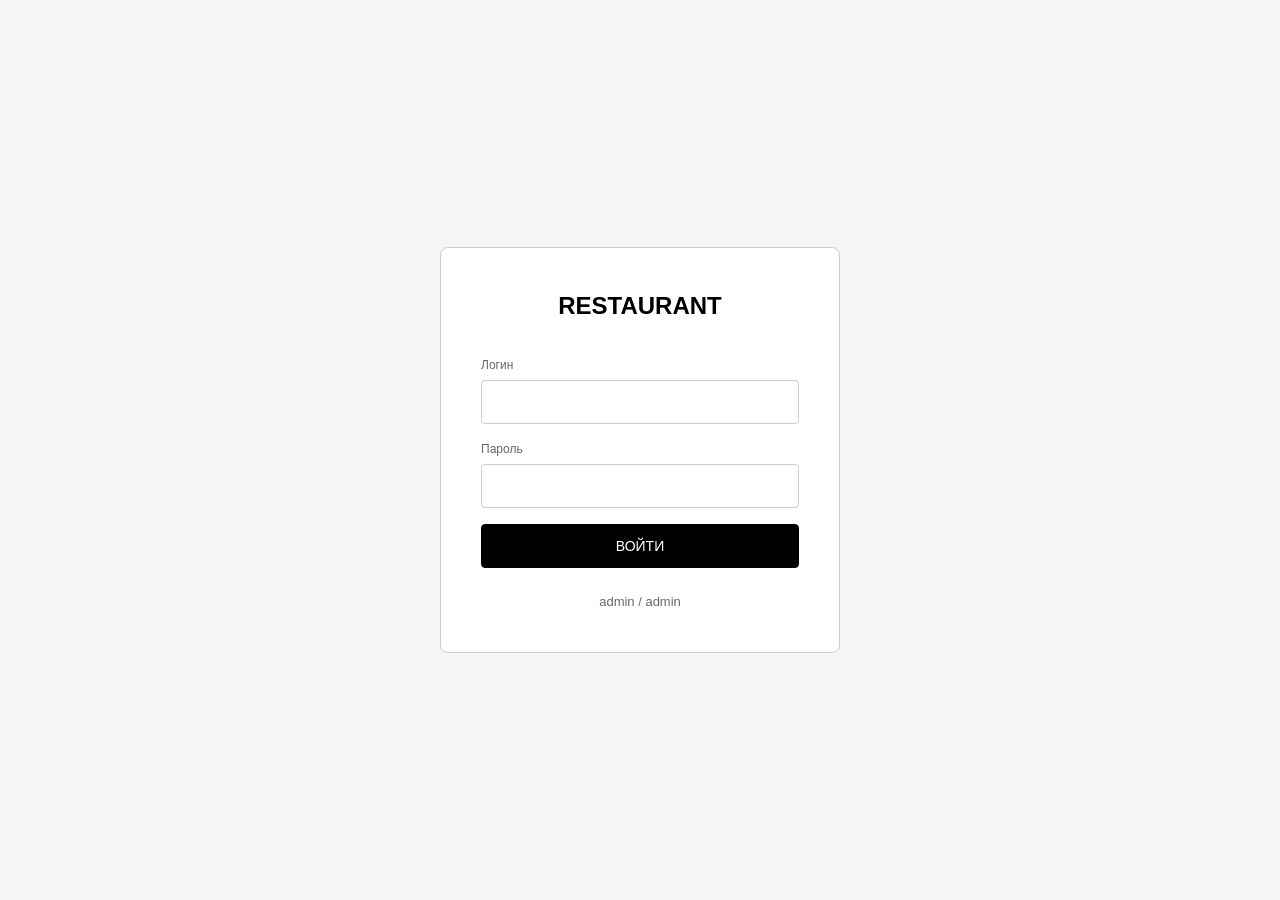
<file: src/frontend/index.html>
<!DOCTYPE html>
<html lang="ru">
<head>
    <meta charset="UTF-8">
    <title>RESTAURANT</title>
    <link rel="stylesheet" href="./css/style.css">
</head>
<body>
    <div id="app"></div>
    <div id="toast"></div>
    <script type="module" src="./app.js"></script>
</body>
</html>
</file>
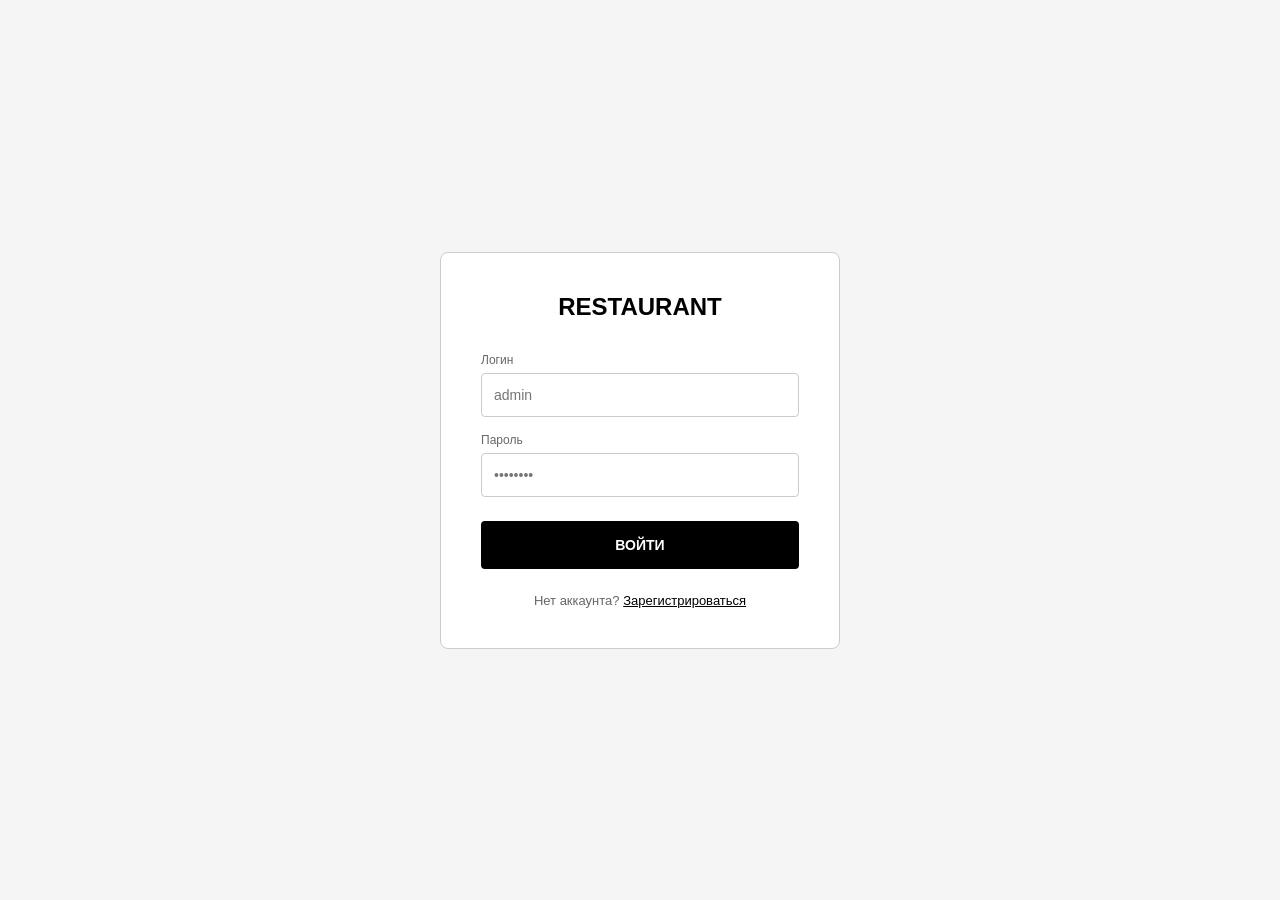
<file: src/frontend/wireframes/login-page.html>
<!DOCTYPE html>
<html lang="ru">
<head>
<meta charset="UTF-8">
<title>Вход — RESTAURANT</title>
<style>
  * { box-sizing: border-box; margin: 0; padding: 0; }
  body {
    font-family: -apple-system, "Segoe UI", Roboto, Arial, sans-serif;
    background: #f5f5f5; color: #000;
    min-height: 100vh;
    display: flex; align-items: center; justify-content: center;
  }
  .card {
    width: 400px; background: #fff;
    border: 1px solid #ccc; border-radius: 8px;
    padding: 40px; display: flex; flex-direction: column; gap: 16px;
  }
  .title { font-size: 24px; font-weight: 700; text-align: center; margin-bottom: 16px; }
  .label { font-size: 12px; color: #666; margin-bottom: 6px; display: block; }
  .input {
    width: 100%; height: 44px; padding: 0 12px;
    border: 1px solid #ccc; border-radius: 4px;
    font-size: 14px; font-family: inherit; background: #fff;
  }
  .btn {
    height: 48px; border: none; border-radius: 4px;
    background: #000; color: #fff; font-size: 14px;
    font-weight: 600; cursor: pointer; font-family: inherit;
    margin-top: 8px;
  }
  .foot { text-align: center; font-size: 13px; color: #666; margin-top: 8px; }
  .foot a { color: #000; }
</style>
</head>
<body>
  <form class="card">
    <div class="title">RESTAURANT</div>
    <div>
      <label class="label">Логин</label>
      <input class="input" type="text" placeholder="admin">
    </div>
    <div>
      <label class="label">Пароль</label>
      <input class="input" type="password" placeholder="••••••••">
    </div>
    <button class="btn" type="submit">ВОЙТИ</button>
    <div class="foot">Нет аккаунта? <a href="#">Зарегистрироваться</a></div>
  </form>
</body>
</html>
</file>
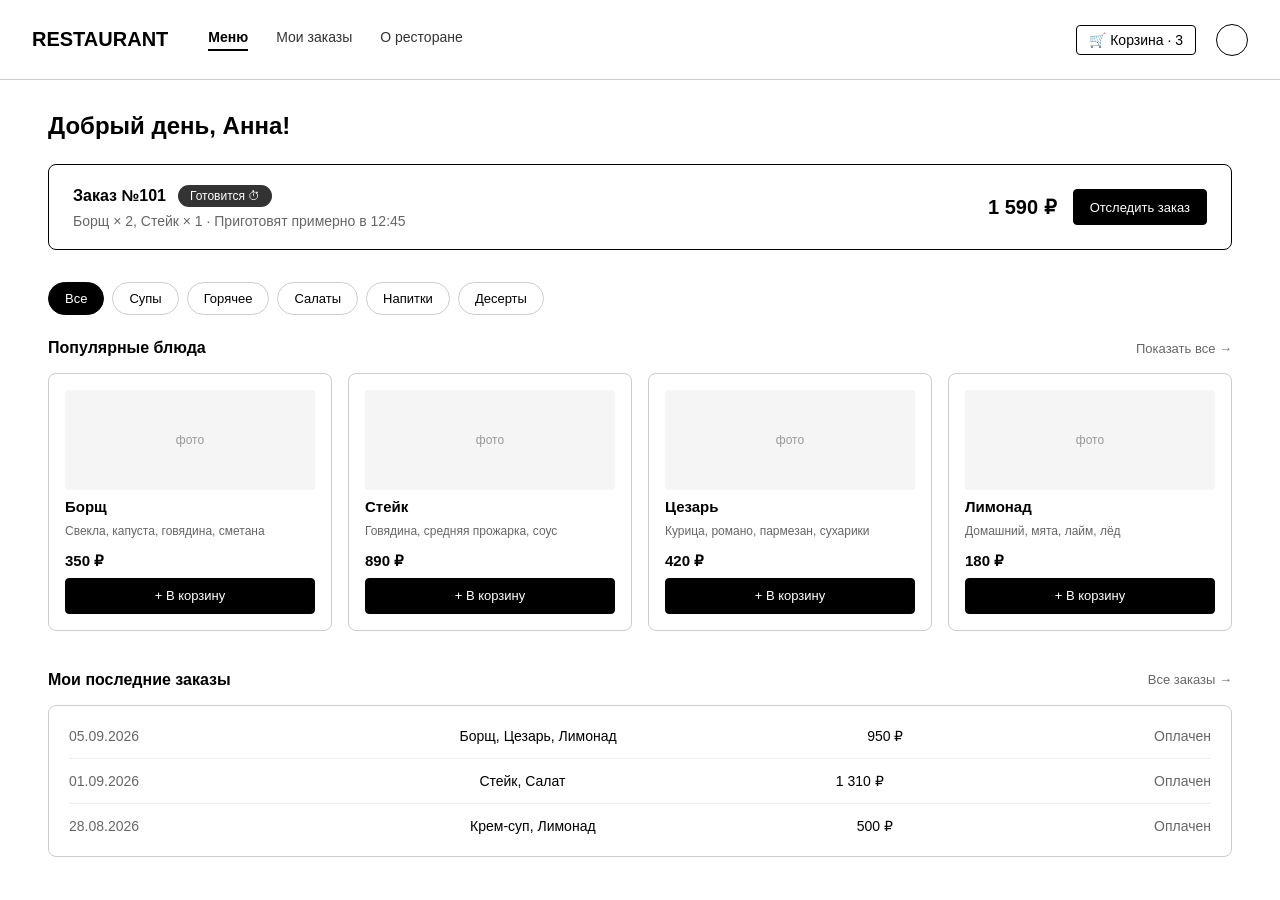
<file: src/frontend/wireframes/main-page-client.html>
<!DOCTYPE html>
<html lang="ru">
<head>
<meta charset="UTF-8">
<title>Главная — Клиент</title>
<style>
  * { box-sizing: border-box; margin: 0; padding: 0; }
  body { font-family: -apple-system, "Segoe UI", Roboto, Arial, sans-serif; color: #000; }

  .header { height: 80px; border-bottom: 1px solid #ccc; display: flex; align-items: center; padding: 0 32px; gap: 40px; }
  .logo { font-size: 20px; font-weight: 700; }
  .nav { display: flex; gap: 28px; font-size: 14px; color: #333; }
  .nav .active { font-weight: 600; color: #000; border-bottom: 2px solid #000; padding-bottom: 4px; }
  .header-right { margin-left: auto; display: flex; gap: 20px; align-items: center; }
  .cart { display: flex; align-items: center; gap: 6px; font-size: 14px; border: 1px solid #000; padding: 6px 12px; border-radius: 4px; }
  .avatar { width: 32px; height: 32px; border: 1px solid #000; border-radius: 50%; }

  .content { padding: 32px 48px; }
  .greeting { font-size: 24px; font-weight: 700; margin-bottom: 24px; }

  .active-order { border: 1px solid #000; border-radius: 8px; padding: 20px 24px; margin-bottom: 32px; display: flex; justify-content: space-between; align-items: center; }
  .active-order-title { font-size: 16px; font-weight: 700; display: flex; align-items: center; gap: 12px; margin-bottom: 6px; }
  .active-order-items { font-size: 14px; color: #666; }
  .active-order-total { font-size: 20px; font-weight: 700; margin-right: 16px; }

  .badge-dark { background: #333; color: #fff; font-size: 12px; font-weight: 500; padding: 4px 12px; border-radius: 12px; }

  .categories { display: flex; gap: 8px; margin-bottom: 24px; }
  .tab { padding: 8px 16px; border: 1px solid #ccc; border-radius: 20px; font-size: 13px; cursor: pointer; background: #fff; }
  .tab.active { background: #000; color: #fff; border-color: #000; }

  .section-title { font-size: 16px; font-weight: 700; margin-bottom: 16px; display: flex; justify-content: space-between; align-items: center; }
  .section-title a { font-size: 13px; color: #666; text-decoration: none; font-weight: 400; }

  .dish-grid { display: grid; grid-template-columns: repeat(4, 1fr); gap: 16px; margin-bottom: 40px; }
  .dish-card { border: 1px solid #ccc; border-radius: 8px; padding: 16px; display: flex; flex-direction: column; gap: 8px; }
  .dish-image { height: 100px; background: #f5f5f5; border-radius: 4px; display: flex; align-items: center; justify-content: center; color: #999; font-size: 12px; }
  .dish-name { font-size: 15px; font-weight: 600; }
  .dish-desc { font-size: 12px; color: #666; line-height: 1.4; }
  .dish-price { font-size: 15px; font-weight: 700; margin-top: 4px; }

  .btn { height: 36px; padding: 0 16px; border: 1px solid #000; background: #fff; font-size: 13px; cursor: pointer; border-radius: 4px; font-family: inherit; }
  .btn-primary { background: #000; color: #fff; }
  .btn-block { width: 100%; }

  .history-row { display: flex; justify-content: space-between; padding: 14px 0; border-bottom: 1px solid #eee; font-size: 14px; }
  .history-row:last-child { border-bottom: none; }
  .history-row .date { color: #666; min-width: 140px; }
  .history-row .status { color: #666; }
  .history-wrap { border: 1px solid #ccc; border-radius: 8px; padding: 8px 20px; }
</style>
</head>
<body>

  <div class="header">
    <div class="logo">RESTAURANT</div>
    <div class="nav">
      <span class="active">Меню</span>
      <span>Мои заказы</span>
      <span>О ресторане</span>
    </div>
    <div class="header-right">
      <div class="cart">🛒 Корзина · 3</div>
      <div class="avatar"></div>
    </div>
  </div>

  <div class="content">

    <div class="greeting">Добрый день, Анна!</div>

    <div class="active-order">
      <div>
        <div class="active-order-title">Заказ №101 <span class="badge-dark">Готовится ⏱</span></div>
        <div class="active-order-items">Борщ × 2, Стейк × 1 · Приготовят примерно в 12:45</div>
      </div>
      <div style="display:flex; align-items:center;">
        <div class="active-order-total">1 590 ₽</div>
        <button class="btn btn-primary">Отследить заказ</button>
      </div>
    </div>

    <div class="categories">
      <div class="tab active">Все</div>
      <div class="tab">Супы</div>
      <div class="tab">Горячее</div>
      <div class="tab">Салаты</div>
      <div class="tab">Напитки</div>
      <div class="tab">Десерты</div>
    </div>

    <div class="section-title"><span>Популярные блюда</span><a href="#">Показать все →</a></div>

    <div class="dish-grid">
      <div class="dish-card">
        <div class="dish-image">фото</div>
        <div class="dish-name">Борщ</div>
        <div class="dish-desc">Свекла, капуста, говядина, сметана</div>
        <div class="dish-price">350 ₽</div>
        <button class="btn btn-primary btn-block">+ В корзину</button>
      </div>
      <div class="dish-card">
        <div class="dish-image">фото</div>
        <div class="dish-name">Стейк</div>
        <div class="dish-desc">Говядина, средняя прожарка, соус</div>
        <div class="dish-price">890 ₽</div>
        <button class="btn btn-primary btn-block">+ В корзину</button>
      </div>
      <div class="dish-card">
        <div class="dish-image">фото</div>
        <div class="dish-name">Цезарь</div>
        <div class="dish-desc">Курица, романо, пармезан, сухарики</div>
        <div class="dish-price">420 ₽</div>
        <button class="btn btn-primary btn-block">+ В корзину</button>
      </div>
      <div class="dish-card">
        <div class="dish-image">фото</div>
        <div class="dish-name">Лимонад</div>
        <div class="dish-desc">Домашний, мята, лайм, лёд</div>
        <div class="dish-price">180 ₽</div>
        <button class="btn btn-primary btn-block">+ В корзину</button>
      </div>
    </div>

    <div class="section-title"><span>Мои последние заказы</span><a href="#">Все заказы →</a></div>

    <div class="history-wrap">
      <div class="history-row"><div class="date">05.09.2026</div><div>Борщ, Цезарь, Лимонад</div><div>950 ₽</div><div class="status">Оплачен</div></div>
      <div class="history-row"><div class="date">01.09.2026</div><div>Стейк, Салат</div><div>1 310 ₽</div><div class="status">Оплачен</div></div>
      <div class="history-row"><div class="date">28.08.2026</div><div>Крем-суп, Лимонад</div><div>500 ₽</div><div class="status">Оплачен</div></div>
    </div>

  </div>

</body>
</html>
</file>
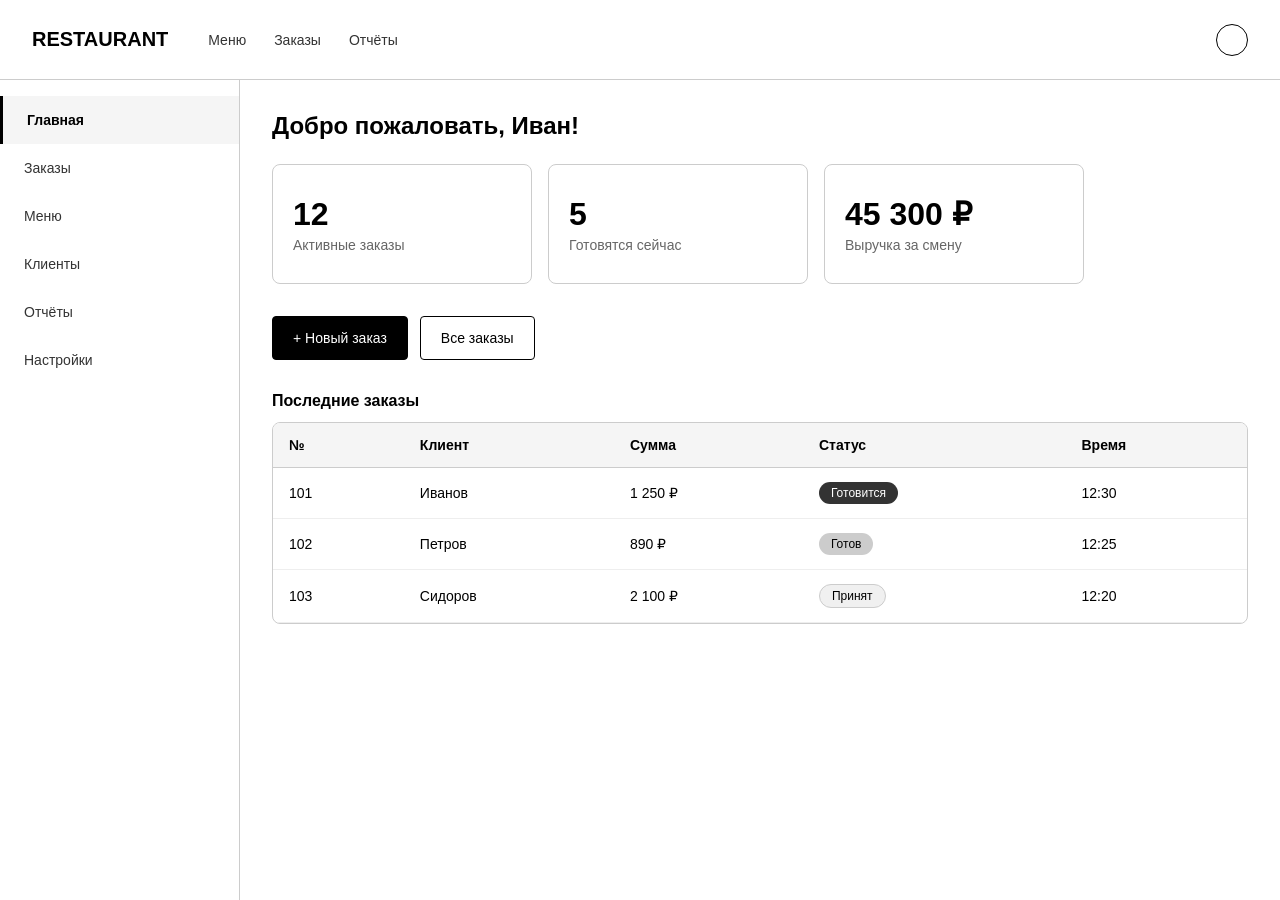
<file: src/frontend/wireframes/main-page-empl.html>
<!DOCTYPE html>
<html lang="ru">
<head>
<meta charset="UTF-8">
<title>Главная — Сотрудник</title>
<style>
  * { box-sizing: border-box; margin: 0; padding: 0; }
  body { font-family: -apple-system, "Segoe UI", Roboto, Arial, sans-serif; color: #000; }

  .header {
    height: 80px; border-bottom: 1px solid #ccc;
    display: flex; align-items: center; padding: 0 32px; gap: 40px;
  }
  .logo { font-size: 20px; font-weight: 700; }
  .nav { display: flex; gap: 28px; font-size: 14px; color: #333; }
  .avatar { margin-left: auto; width: 32px; height: 32px; border: 1px solid #000; border-radius: 50%; }

  .layout { display: flex; min-height: calc(100vh - 80px); }
  .sidebar { width: 240px; border-right: 1px solid #ccc; padding: 16px 0; }
  .sidebar-item { height: 48px; display: flex; align-items: center; padding: 0 24px; font-size: 14px; color: #333; }
  .sidebar-item.active { background: #f5f5f5; border-left: 3px solid #000; font-weight: 600; color: #000; }

  .content { flex: 1; padding: 32px; }
  .page-title { font-size: 24px; font-weight: 700; margin-bottom: 24px; }

  .stat-grid { display: flex; gap: 16px; margin-bottom: 32px; }
  .stat { width: 260px; height: 120px; border: 1px solid #ccc; border-radius: 8px; padding: 20px; display: flex; flex-direction: column; justify-content: center; }
  .stat-value { font-size: 32px; font-weight: 700; }
  .stat-label { font-size: 14px; color: #666; margin-top: 4px; }

  .btn { height: 44px; padding: 0 20px; border: 1px solid #000; background: #fff; font-size: 14px; cursor: pointer; border-radius: 4px; font-family: inherit; }
  .btn-primary { background: #000; color: #fff; }

  table { width: 100%; border-collapse: collapse; font-size: 14px; }
  th, td { text-align: left; padding: 14px 16px; }
  th { background: #f5f5f5; font-weight: 600; border-bottom: 1px solid #ccc; }
  td { border-bottom: 1px solid #eee; }
  .table-wrap { border: 1px solid #ccc; border-radius: 8px; overflow: hidden; }

  .badge { display: inline-block; padding: 4px 12px; border-radius: 12px; font-size: 12px; font-weight: 500; }
  .badge-dark { background: #333; color: #fff; }
  .badge-mid { background: #ccc; color: #000; }
  .badge-light { background: #f0f0f0; color: #000; border: 1px solid #ccc; }
</style>
</head>
<body>

  <div class="header">
    <div class="logo">RESTAURANT</div>
    <div class="nav"><span>Меню</span><span>Заказы</span><span>Отчёты</span></div>
    <div class="avatar"></div>
  </div>

  <div class="layout">
    <div class="sidebar">
      <div class="sidebar-item active">Главная</div>
      <div class="sidebar-item">Заказы</div>
      <div class="sidebar-item">Меню</div>
      <div class="sidebar-item">Клиенты</div>
      <div class="sidebar-item">Отчёты</div>
      <div class="sidebar-item">Настройки</div>
    </div>

    <div class="content">
      <div class="page-title">Добро пожаловать, Иван!</div>

      <div class="stat-grid">
        <div class="stat"><div class="stat-value">12</div><div class="stat-label">Активные заказы</div></div>
        <div class="stat"><div class="stat-value">5</div><div class="stat-label">Готовятся сейчас</div></div>
        <div class="stat"><div class="stat-value">45 300 ₽</div><div class="stat-label">Выручка за смену</div></div>
      </div>

      <div style="display:flex; gap:12px; margin-bottom:32px;">
        <button class="btn btn-primary">+ Новый заказ</button>
        <button class="btn">Все заказы</button>
      </div>

      <div style="font-size:16px; font-weight:600; margin-bottom:12px;">Последние заказы</div>
      <div class="table-wrap">
        <table>
          <thead><tr><th>№</th><th>Клиент</th><th>Сумма</th><th>Статус</th><th>Время</th></tr></thead>
          <tbody>
            <tr><td>101</td><td>Иванов</td><td>1 250 ₽</td><td><span class="badge badge-dark">Готовится</span></td><td>12:30</td></tr>
            <tr><td>102</td><td>Петров</td><td>890 ₽</td><td><span class="badge badge-mid">Готов</span></td><td>12:25</td></tr>
            <tr><td>103</td><td>Сидоров</td><td>2 100 ₽</td><td><span class="badge badge-light">Принят</span></td><td>12:20</td></tr>
          </tbody>
        </table>
      </div>
    </div>
  </div>

</body>
</html>
</file>
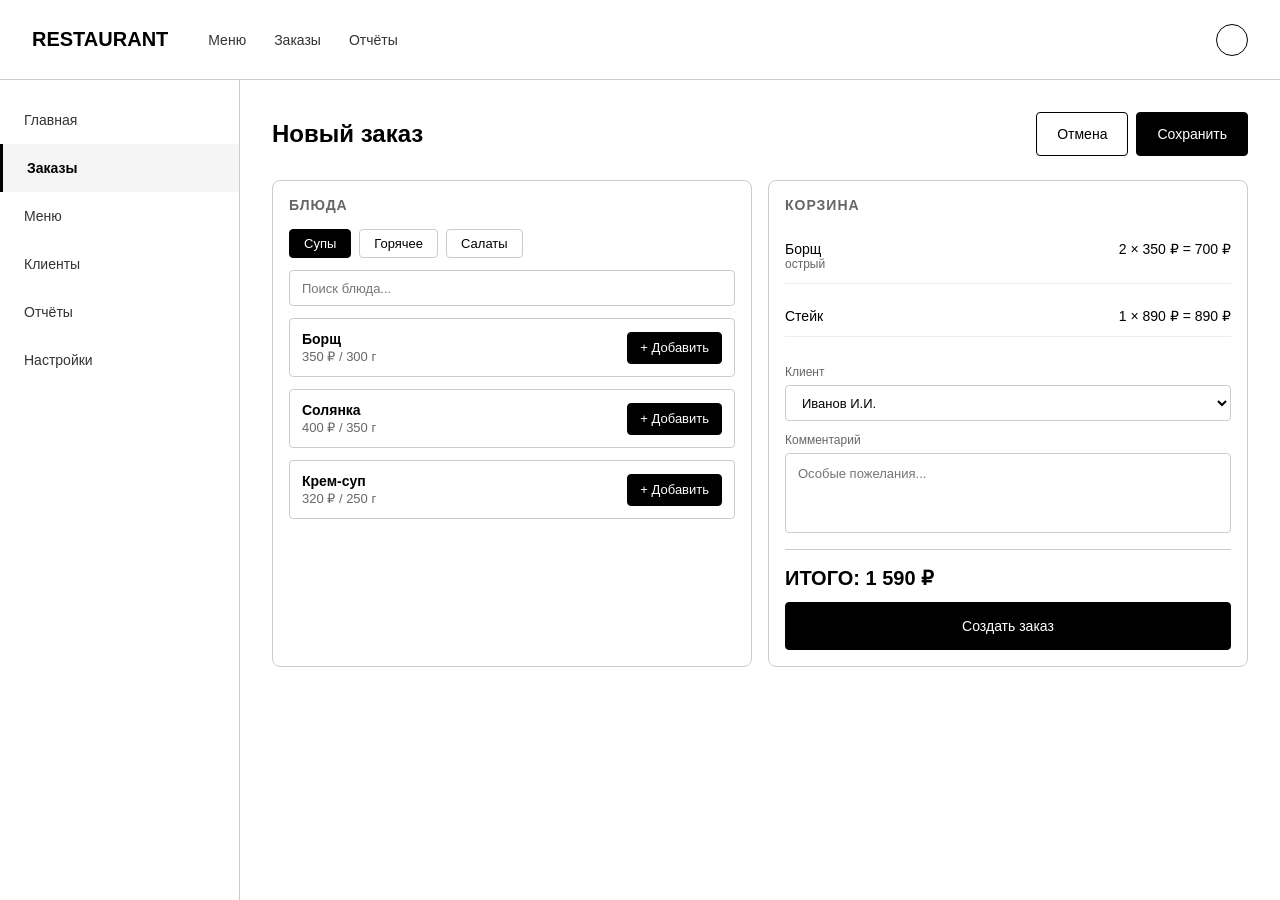
<file: src/frontend/wireframes/order-create-empl.html>
<!DOCTYPE html>
<html lang="ru">
<head>
<meta charset="UTF-8">
<title>Новый заказ</title>
<style>
  * { box-sizing: border-box; margin: 0; padding: 0; }
  body { font-family: -apple-system, "Segoe UI", Roboto, Arial, sans-serif; color: #000; }

  .header { height: 80px; border-bottom: 1px solid #ccc; display: flex; align-items: center; padding: 0 32px; gap: 40px; }
  .logo { font-size: 20px; font-weight: 700; }
  .nav { display: flex; gap: 28px; font-size: 14px; color: #333; }
  .avatar { margin-left: auto; width: 32px; height: 32px; border: 1px solid #000; border-radius: 50%; }

  .layout { display: flex; min-height: calc(100vh - 80px); }
  .sidebar { width: 240px; border-right: 1px solid #ccc; padding: 16px 0; }
  .sidebar-item { height: 48px; display: flex; align-items: center; padding: 0 24px; font-size: 14px; color: #333; }
  .sidebar-item.active { background: #f5f5f5; border-left: 3px solid #000; font-weight: 600; color: #000; }

  .content { flex: 1; padding: 32px; }
  .page-head { display: flex; justify-content: space-between; align-items: center; margin-bottom: 24px; }
  .page-title { font-size: 24px; font-weight: 700; }

  .btn { height: 44px; padding: 0 20px; border: 1px solid #000; background: #fff; font-size: 14px; cursor: pointer; border-radius: 4px; font-family: inherit; }
  .btn-primary { background: #000; color: #fff; }
  .btn-sm { height: 32px; padding: 0 12px; font-size: 13px; }
  .input-sm { height: 36px; padding: 0 12px; border: 1px solid #ccc; border-radius: 4px; font-size: 13px; font-family: inherit; background: #fff; width: 100%; }

  .order-grid { display: grid; grid-template-columns: 1fr 1fr; gap: 16px; }
  .panel { border: 1px solid #ccc; border-radius: 8px; padding: 16px; display: flex; flex-direction: column; gap: 12px; }
  .panel-title { font-size: 14px; font-weight: 700; text-transform: uppercase; letter-spacing: 1px; color: #666; margin-bottom: 4px; }

  .tabs { display: flex; gap: 8px; }
  .tab { padding: 6px 14px; border: 1px solid #ccc; border-radius: 4px; font-size: 13px; cursor: pointer; }
  .tab.active { background: #000; color: #fff; border-color: #000; }

  .dish-card { border: 1px solid #ccc; border-radius: 4px; padding: 12px; display: flex; justify-content: space-between; align-items: center; }
  .dish-name { font-weight: 600; font-size: 14px; }
  .dish-price { font-size: 13px; color: #666; margin-top: 2px; }

  .cart-item { padding: 12px 0; border-bottom: 1px solid #eee; display: flex; justify-content: space-between; font-size: 14px; }
  .cart-item:last-of-type { border-bottom: none; }

  .field-label { font-size: 12px; color: #666; margin-bottom: 6px; display: block; }

  .total { font-size: 20px; font-weight: 700; padding-top: 16px; border-top: 1px solid #ccc; }

  textarea.input-sm { height: 80px; padding: 12px; resize: none; }
</style>
</head>
<body>

  <div class="header">
    <div class="logo">RESTAURANT</div>
    <div class="nav"><span>Меню</span><span>Заказы</span><span>Отчёты</span></div>
    <div class="avatar"></div>
  </div>

  <div class="layout">
    <div class="sidebar">
      <div class="sidebar-item">Главная</div>
      <div class="sidebar-item active">Заказы</div>
      <div class="sidebar-item">Меню</div>
      <div class="sidebar-item">Клиенты</div>
      <div class="sidebar-item">Отчёты</div>
      <div class="sidebar-item">Настройки</div>
    </div>

    <div class="content">
      <div class="page-head">
        <div class="page-title">Новый заказ</div>
        <div style="display:flex; gap:8px;">
          <button class="btn">Отмена</button>
          <button class="btn btn-primary">Сохранить</button>
        </div>
      </div>

      <div class="order-grid">

        <div class="panel">
          <div class="panel-title">Блюда</div>
          <div class="tabs">
            <div class="tab active">Супы</div>
            <div class="tab">Горячее</div>
            <div class="tab">Салаты</div>
          </div>
          <input class="input-sm" placeholder="Поиск блюда...">

          <div class="dish-card">
            <div>
              <div class="dish-name">Борщ</div>
              <div class="dish-price">350 ₽ / 300 г</div>
            </div>
            <button class="btn btn-sm btn-primary">+ Добавить</button>
          </div>
          <div class="dish-card">
            <div>
              <div class="dish-name">Солянка</div>
              <div class="dish-price">400 ₽ / 350 г</div>
            </div>
            <button class="btn btn-sm btn-primary">+ Добавить</button>
          </div>
          <div class="dish-card">
            <div>
              <div class="dish-name">Крем-суп</div>
              <div class="dish-price">320 ₽ / 250 г</div>
            </div>
            <button class="btn btn-sm btn-primary">+ Добавить</button>
          </div>
        </div>

        <div class="panel">
          <div class="panel-title">Корзина</div>

          <div class="cart-item">
            <div>
              <div>Борщ</div>
              <div style="font-size:12px; color:#666;">острый</div>
            </div>
            <div>2 × 350 ₽ = 700 ₽</div>
          </div>
          <div class="cart-item">
            <div>Стейк</div>
            <div>1 × 890 ₽ = 890 ₽</div>
          </div>

          <div style="margin-top:16px;">
            <label class="field-label">Клиент</label>
            <select class="input-sm"><option>Иванов И.И.</option></select>
          </div>

          <div>
            <label class="field-label">Комментарий</label>
            <textarea class="input-sm" placeholder="Особые пожелания..."></textarea>
          </div>

          <div class="total">ИТОГО: 1 590 ₽</div>

          <button class="btn btn-primary" style="height:48px;">Создать заказ</button>
        </div>

      </div>
    </div>
  </div>

</body>
</html>
</file>
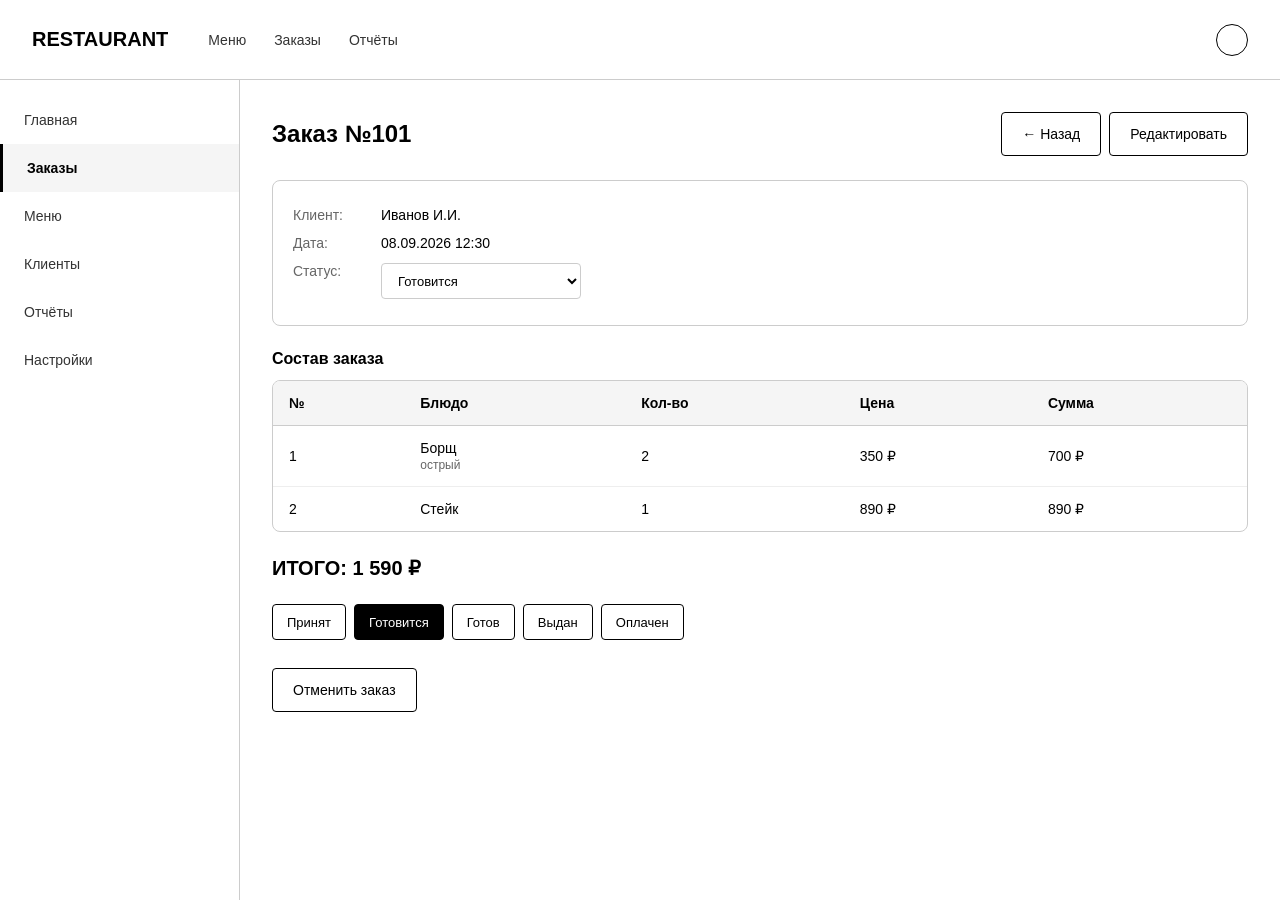
<file: src/frontend/wireframes/order-detail-empl.html>
<!DOCTYPE html>
<html lang="ru">
<head>
<meta charset="UTF-8">
<title>Заказ №101</title>
<style>
  * { box-sizing: border-box; margin: 0; padding: 0; }
  body { font-family: -apple-system, "Segoe UI", Roboto, Arial, sans-serif; color: #000; }

  .header { height: 80px; border-bottom: 1px solid #ccc; display: flex; align-items: center; padding: 0 32px; gap: 40px; }
  .logo { font-size: 20px; font-weight: 700; }
  .nav { display: flex; gap: 28px; font-size: 14px; color: #333; }
  .avatar { margin-left: auto; width: 32px; height: 32px; border: 1px solid #000; border-radius: 50%; }

  .layout { display: flex; min-height: calc(100vh - 80px); }
  .sidebar { width: 240px; border-right: 1px solid #ccc; padding: 16px 0; }
  .sidebar-item { height: 48px; display: flex; align-items: center; padding: 0 24px; font-size: 14px; color: #333; }
  .sidebar-item.active { background: #f5f5f5; border-left: 3px solid #000; font-weight: 600; color: #000; }

  .content { flex: 1; padding: 32px; }
  .page-head { display: flex; justify-content: space-between; align-items: center; margin-bottom: 24px; }
  .page-title { font-size: 24px; font-weight: 700; }

  .btn { height: 44px; padding: 0 20px; border: 1px solid #000; background: #fff; font-size: 14px; cursor: pointer; border-radius: 4px; font-family: inherit; }
  .btn-primary { background: #000; color: #fff; }
  .btn-sm { height: 36px; padding: 0 14px; font-size: 13px; }

  .card { border: 1px solid #ccc; border-radius: 8px; padding: 20px; margin-bottom: 24px; }
  .info-row { display: flex; gap: 8px; font-size: 14px; padding: 6px 0; }
  .info-row .label { color: #666; min-width: 80px; }
  .input-sm { height: 36px; padding: 0 12px; border: 1px solid #ccc; border-radius: 4px; font-size: 13px; font-family: inherit; background: #fff; width: 200px; }

  .table-wrap { border: 1px solid #ccc; border-radius: 8px; overflow: hidden; }
  table { width: 100%; border-collapse: collapse; font-size: 14px; }
  th, td { text-align: left; padding: 14px 16px; }
  th { background: #f5f5f5; font-weight: 600; border-bottom: 1px solid #ccc; }
  td { border-bottom: 1px solid #eee; }
  tr:last-child td { border-bottom: none; }

  .total { font-size: 20px; font-weight: 700; margin: 24px 0; }
  .status-buttons { display: flex; gap: 8px; flex-wrap: wrap; margin: 16px 0; }
  .section-title { font-size: 16px; font-weight: 600; margin-bottom: 12px; }
</style>
</head>
<body>

  <div class="header">
    <div class="logo">RESTAURANT</div>
    <div class="nav"><span>Меню</span><span>Заказы</span><span>Отчёты</span></div>
    <div class="avatar"></div>
  </div>

  <div class="layout">
    <div class="sidebar">
      <div class="sidebar-item">Главная</div>
      <div class="sidebar-item active">Заказы</div>
      <div class="sidebar-item">Меню</div>
      <div class="sidebar-item">Клиенты</div>
      <div class="sidebar-item">Отчёты</div>
      <div class="sidebar-item">Настройки</div>
    </div>

    <div class="content">
      <div class="page-head">
        <div class="page-title">Заказ №101</div>
        <div style="display:flex; gap:8px;">
          <button class="btn">← Назад</button>
          <button class="btn">Редактировать</button>
        </div>
      </div>

      <div class="card">
        <div class="info-row"><span class="label">Клиент:</span> Иванов И.И.</div>
        <div class="info-row"><span class="label">Дата:</span> 08.09.2026 12:30</div>
        <div class="info-row"><span class="label">Статус:</span>
          <select class="input-sm"><option>Готовится</option></select>
        </div>
      </div>

      <div class="section-title">Состав заказа</div>
      <div class="table-wrap">
        <table>
          <thead><tr><th>№</th><th>Блюдо</th><th>Кол-во</th><th>Цена</th><th>Сумма</th></tr></thead>
          <tbody>
            <tr><td>1</td><td>Борщ<br><span style="font-size:12px; color:#666;">острый</span></td><td>2</td><td>350 ₽</td><td>700 ₽</td></tr>
            <tr><td>2</td><td>Стейк</td><td>1</td><td>890 ₽</td><td>890 ₽</td></tr>
          </tbody>
        </table>
      </div>

      <div class="total">ИТОГО: 1 590 ₽</div>

      <div class="status-buttons">
        <button class="btn btn-sm">Принят</button>
        <button class="btn btn-sm btn-primary">Готовится</button>
        <button class="btn btn-sm">Готов</button>
        <button class="btn btn-sm">Выдан</button>
        <button class="btn btn-sm">Оплачен</button>
      </div>

      <button class="btn" style="margin-top:12px;">Отменить заказ</button>
    </div>
  </div>

</body>
</html>
</file>
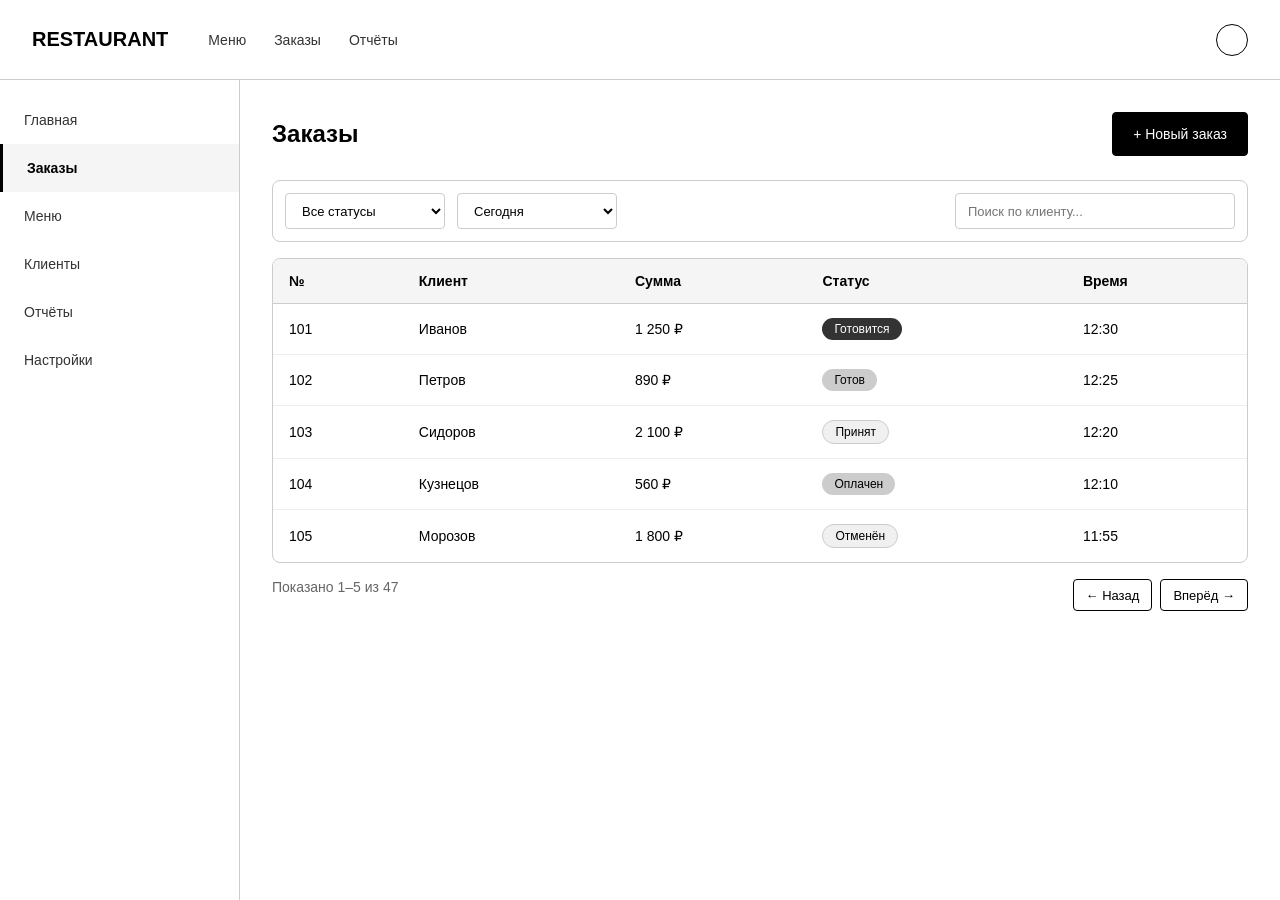
<file: src/frontend/wireframes/orderlist-page.html>
<!DOCTYPE html>
<html lang="ru">
<head>
<meta charset="UTF-8">
<title>Заказы — Список</title>
<style>
  * { box-sizing: border-box; margin: 0; padding: 0; }
  body { font-family: -apple-system, "Segoe UI", Roboto, Arial, sans-serif; color: #000; }

  .header { height: 80px; border-bottom: 1px solid #ccc; display: flex; align-items: center; padding: 0 32px; gap: 40px; }
  .logo { font-size: 20px; font-weight: 700; }
  .nav { display: flex; gap: 28px; font-size: 14px; color: #333; }
  .avatar { margin-left: auto; width: 32px; height: 32px; border: 1px solid #000; border-radius: 50%; }

  .layout { display: flex; min-height: calc(100vh - 80px); }
  .sidebar { width: 240px; border-right: 1px solid #ccc; padding: 16px 0; }
  .sidebar-item { height: 48px; display: flex; align-items: center; padding: 0 24px; font-size: 14px; color: #333; }
  .sidebar-item.active { background: #f5f5f5; border-left: 3px solid #000; font-weight: 600; color: #000; }

  .content { flex: 1; padding: 32px; }
  .page-head { display: flex; justify-content: space-between; align-items: center; margin-bottom: 24px; }
  .page-title { font-size: 24px; font-weight: 700; }

  .btn { height: 44px; padding: 0 20px; border: 1px solid #000; background: #fff; font-size: 14px; cursor: pointer; border-radius: 4px; font-family: inherit; }
  .btn-primary { background: #000; color: #fff; }
  .btn-sm { height: 32px; padding: 0 12px; font-size: 13px; }

  .filters { display: flex; gap: 12px; padding: 12px; border: 1px solid #ccc; border-radius: 8px; margin-bottom: 16px; }
  .input-sm { height: 36px; padding: 0 12px; border: 1px solid #ccc; border-radius: 4px; font-size: 13px; font-family: inherit; background: #fff; }

  .table-wrap { border: 1px solid #ccc; border-radius: 8px; overflow: hidden; }
  table { width: 100%; border-collapse: collapse; font-size: 14px; }
  th, td { text-align: left; padding: 14px 16px; }
  th { background: #f5f5f5; font-weight: 600; border-bottom: 1px solid #ccc; }
  td { border-bottom: 1px solid #eee; }
  tr:last-child td { border-bottom: none; }

  .badge { display: inline-block; padding: 4px 12px; border-radius: 12px; font-size: 12px; font-weight: 500; }
  .badge-dark { background: #333; color: #fff; }
  .badge-mid { background: #ccc; color: #000; }
  .badge-light { background: #f0f0f0; color: #000; border: 1px solid #ccc; }

  .pagination { display: flex; justify-content: space-between; margin-top: 16px; font-size: 14px; color: #666; }
</style>
</head>
<body>

  <div class="header">
    <div class="logo">RESTAURANT</div>
    <div class="nav"><span>Меню</span><span>Заказы</span><span>Отчёты</span></div>
    <div class="avatar"></div>
  </div>

  <div class="layout">
    <div class="sidebar">
      <div class="sidebar-item">Главная</div>
      <div class="sidebar-item active">Заказы</div>
      <div class="sidebar-item">Меню</div>
      <div class="sidebar-item">Клиенты</div>
      <div class="sidebar-item">Отчёты</div>
      <div class="sidebar-item">Настройки</div>
    </div>

    <div class="content">
      <div class="page-head">
        <div class="page-title">Заказы</div>
        <button class="btn btn-primary">+ Новый заказ</button>
      </div>

      <div class="filters">
        <select class="input-sm" style="width:160px;"><option>Все статусы</option></select>
        <select class="input-sm" style="width:160px;"><option>Сегодня</option></select>
        <input class="input-sm" style="margin-left:auto; width:280px;" placeholder="Поиск по клиенту...">
      </div>

      <div class="table-wrap">
        <table>
          <thead><tr><th>№</th><th>Клиент</th><th>Сумма</th><th>Статус</th><th>Время</th></tr></thead>
          <tbody>
            <tr><td>101</td><td>Иванов</td><td>1 250 ₽</td><td><span class="badge badge-dark">Готовится</span></td><td>12:30</td></tr>
            <tr><td>102</td><td>Петров</td><td>890 ₽</td><td><span class="badge badge-mid">Готов</span></td><td>12:25</td></tr>
            <tr><td>103</td><td>Сидоров</td><td>2 100 ₽</td><td><span class="badge badge-light">Принят</span></td><td>12:20</td></tr>
            <tr><td>104</td><td>Кузнецов</td><td>560 ₽</td><td><span class="badge badge-mid">Оплачен</span></td><td>12:10</td></tr>
            <tr><td>105</td><td>Морозов</td><td>1 800 ₽</td><td><span class="badge badge-light">Отменён</span></td><td>11:55</td></tr>
          </tbody>
        </table>
      </div>

      <div class="pagination">
        <div>Показано 1–5 из 47</div>
        <div style="display:flex; gap:8px;">
          <button class="btn btn-sm">← Назад</button>
          <button class="btn btn-sm">Вперёд →</button>
        </div>
      </div>
    </div>
  </div>

</body>
</html>
</file>
<file: src/frontend/css/style.css>
* { box-sizing: border-box; margin: 0; padding: 0; }

:root {
    --black: #000;
    --dark: #333;
    --gray: #666;
    --border: #ccc;
    --bg: #f5f5f5;
    --white: #fff;
    --radius: 8px;
    --radius-sm: 4px;
}

body {
    font-family: -apple-system, "Segoe UI", Roboto, Arial, sans-serif;
    font-size: 14px;
    color: var(--black);
    background: var(--bg);
    line-height: 1.5;
}

a { color: var(--black); text-decoration: none; }

.btn {
    height: 44px;
    padding: 0 20px;
    border: 1px solid var(--black);
    background: var(--white);
    color: var(--black);
    font-size: 14px;
    font-family: inherit;
    border-radius: var(--radius-sm);
    cursor: pointer;
    transition: background 0.15s, color 0.15s;
}

.btn:hover { background: var(--bg); }
.btn:disabled { opacity: 0.5; cursor: not-allowed; }

.btn-primary {
    background: var(--black);
    color: var(--white);
}
.btn-primary:hover { background: var(--dark); }

.btn-sm { height: 32px; padding: 0 12px; font-size: 13px; }
.btn-block { width: 100%; }

.input {
    width: 100%;
    height: 44px;
    padding: 0 12px;
    border: 1px solid var(--border);
    border-radius: var(--radius-sm);
    font-size: 14px;
    font-family: inherit;
    background: var(--white);
    color: var(--black);
}

.input:focus {
    outline: none;
    border-color: var(--black);
}

.input-sm { height: 36px; font-size: 13px; }

textarea.input {
    height: auto;
    min-height: 80px;
    padding: 12px;
    resize: vertical;
}

.field-label {
    display: block;
    font-size: 12px;
    color: var(--gray);
    margin-bottom: 6px;
}

.header {
    height: 80px;
    background: var(--white);
    border-bottom: 1px solid var(--border);
    display: flex;
    align-items: center;
    padding: 0 32px;
    gap: 40px;
}

.logo {
    font-size: 20px;
    font-weight: 700;
    cursor: pointer;
}

.nav {
    display: flex;
    gap: 28px;
    font-size: 14px;
}

.nav a { color: var(--dark); }
.nav a:hover { color: var(--black); }

.header-right {
    margin-left: auto;
    display: flex;
    align-items: center;
    gap: 16px;
}

.layout {
    display: flex;
    min-height: calc(100vh - 80px);
}

.sidebar {
    width: 240px;
    background: var(--white);
    border-right: 1px solid var(--border);
    padding: 16px 0;
    flex-shrink: 0;
}

.sidebar-item {
    display: flex;
    align-items: center;
    height: 48px;
    padding: 0 24px;
    font-size: 14px;
    color: var(--dark);
    cursor: pointer;
    transition: background 0.15s;
}

.sidebar-item:hover { background: var(--bg); }

.sidebar-item.active {
    background: var(--bg);
    border-left: 3px solid var(--black);
    padding-left: 21px;
    font-weight: 600;
    color: var(--black);
}

.content {
    flex: 1;
    padding: 32px;
    background: var(--white);
    overflow-x: auto;
}

.page-title {
    font-size: 24px;
    font-weight: 700;
    margin-bottom: 24px;
}

.page-head {
    display: flex;
    justify-content: space-between;
    align-items: center;
    margin-bottom: 24px;
}

.page-head .page-title { margin-bottom: 0; }

.card {
    background: var(--white);
    border: 1px solid var(--border);
    border-radius: var(--radius);
    padding: 20px;
}

.stat-grid {
    display: flex;
    gap: 16px;
    margin-bottom: 32px;
    flex-wrap: wrap;
}

.stat {
    width: 260px;
    padding: 20px;
    border: 1px solid var(--border);
    border-radius: var(--radius);
    background: var(--white);
}

.stat-value { font-size: 32px; font-weight: 700; line-height: 1.2; }
.stat-label { font-size: 14px; color: var(--gray); margin-top: 4px; }

.table-wrap {
    border: 1px solid var(--border);
    border-radius: var(--radius);
    overflow: hidden;
    background: var(--white);
}

table {
    width: 100%;
    border-collapse: collapse;
    font-size: 14px;
}

th, td {
    text-align: left;
    padding: 14px 16px;
}

th {
    background: var(--bg);
    font-weight: 600;
    border-bottom: 1px solid var(--border);
}

td { border-bottom: 1px solid #eee; }
tr:last-child td { border-bottom: none; }
tbody tr:hover { background: var(--bg); }

.badge {
    display: inline-block;
    padding: 4px 12px;
    border-radius: 12px;
    font-size: 12px;
    font-weight: 500;
    white-space: nowrap;
}

.badge-dark  { background: var(--dark); color: var(--white); }
.badge-mid   { background: var(--border); color: var(--black); }
.badge-light { background: #f0f0f0; color: var(--black); border: 1px solid var(--border); }

.filters {
    display: flex;
    gap: 12px;
    padding: 12px;
    border: 1px solid var(--border);
    border-radius: var(--radius);
    background: var(--white);
    margin-bottom: 16px;
}

.login-wrap {
    min-height: 100vh;
    display: flex;
    align-items: center;
    justify-content: center;
    background: var(--bg);
}

.login-card {
    width: 400px;
    background: var(--white);
    border: 1px solid var(--border);
    border-radius: var(--radius);
    padding: 40px;
    display: flex;
    flex-direction: column;
    gap: 16px;
}

.login-title {
    font-size: 24px;
    font-weight: 700;
    text-align: center;
    margin-bottom: 16px;
}

.loading {
    text-align: center;
    padding: 40px;
    color: var(--gray);
}

#toast {
    position: fixed;
    bottom: 24px;
    right: 24px;
    display: flex;
    flex-direction: column;
    gap: 8px;
    z-index: 1000;
}

.toast-item {
    background: var(--black);
    color: var(--white);
    padding: 12px 20px;
    border-radius: var(--radius-sm);
    font-size: 14px;
    box-shadow: 0 4px 12px rgba(0, 0, 0, 0.15);
    animation: toastIn 0.2s ease;
}

.toast-item.error { background: #8b1a1a; }

@keyframes toastIn {
    from { transform: translateX(100%); opacity: 0; }
    to   { transform: translateX(0);    opacity: 1; }
}

@media (max-width: 1024px) {
    .sidebar { width: 200px; }
    .content { padding: 24px; }
    .stat { width: calc(50% - 8px); }
}

@media (max-width: 640px) {
    .header { padding: 0 16px; gap: 20px; }
    .sidebar { display: none; }
    .content { padding: 16px; }
    .stat { width: 100%; }
    .filters { flex-direction: column; }
    .filters .input-sm { width: 100% !important; }
}

.order-grid {
    display: grid;
    grid-template-columns: 1fr 1fr;
    gap: 16px;
}

.panel {
    border: 1px solid var(--border);
    border-radius: var(--radius);
    padding: 16px;
    display: flex;
    flex-direction: column;
    gap: 12px;
    background: var(--white);
}

.panel-title {
    font-size: 14px;
    font-weight: 700;
    text-transform: uppercase;
    letter-spacing: 1px;
    color: var(--gray);
}

.dish-card {
    border: 1px solid var(--border);
    border-radius: var(--radius-sm);
    padding: 12px;
    display: flex;
    justify-content: space-between;
    align-items: center;
}

.dish-name { font-weight: 600; font-size: 14px; }
.dish-price { font-size: 13px; color: var(--gray); margin-top: 2px; }

.cart-item {
    padding: 12px 0;
    border-bottom: 1px solid #eee;
    display: flex;
    justify-content: space-between;
    align-items: center;
    font-size: 14px;
}

.cart-item:last-of-type { border-bottom: none; }

.total {
    font-size: 20px;
    font-weight: 700;
    padding: 16px 0;
    border-top: 1px solid var(--border);
    margin-top: auto;
}
</file>
